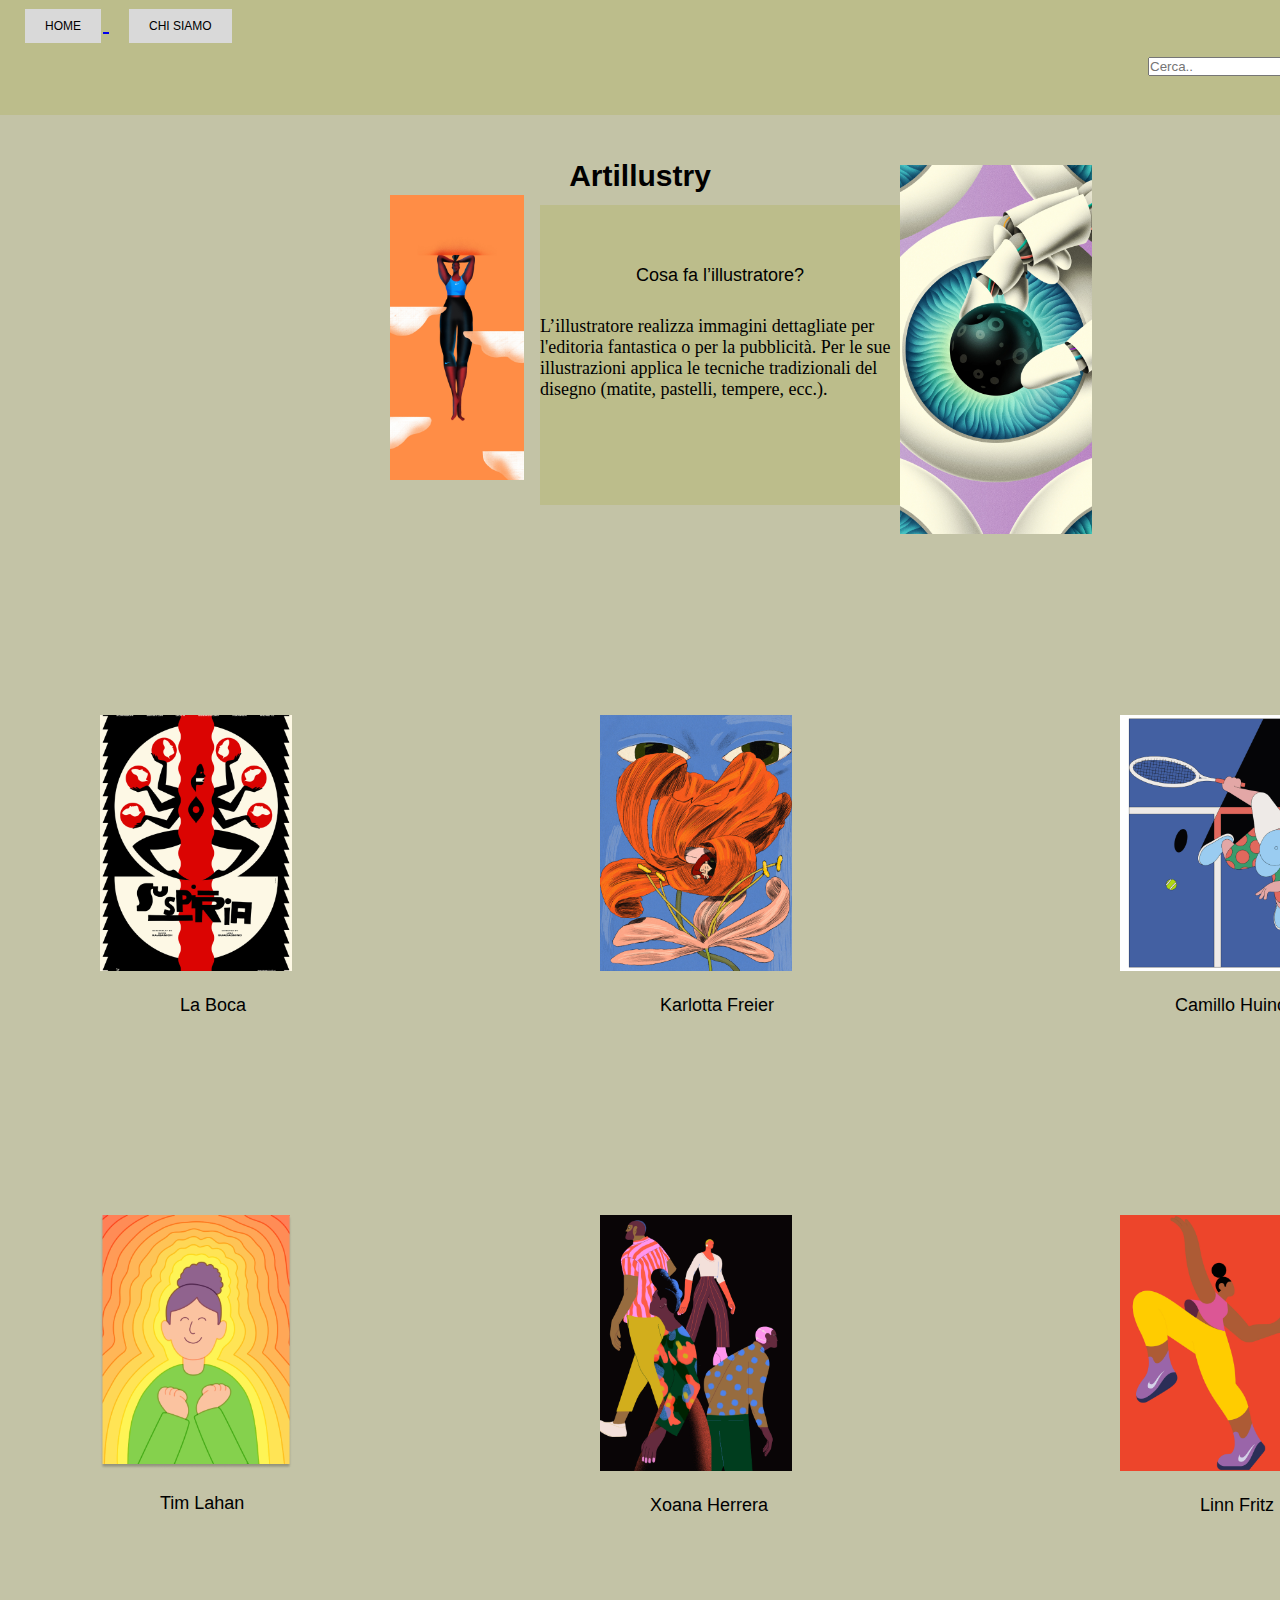
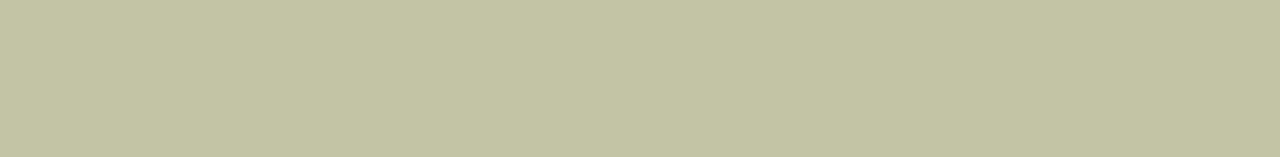
<file: cartella senza titolo/index.html>
<!DOCTYPE html>
<html>
<head>
    <title>Artillustry</title>
    
</head>
<body>
       
<head>
    <link rel="stylesheet" href="../cartella senza titolo/agenzia.css">
    <div class="banner">
        <h1> <a href="index.html"> <button class="button">HOME</button> </a>
            <a href="chisiamo.html"> <button class="button">CHI SIAMO</button> </a>
      <div class="search-box">
                <input type="text" class="search" placeholder="Cerca..">
      </div>
        </h1>
        <h2>Artillustry</h2>
    </div>   
        <style>
          .button {
         background-color: #D9D9D9;
         color: rgb(0, 0, 0);
         padding: 10px 20px;
         border: none;
         text-align: center;
         text-decoration: none;
         display: inline-block;
         font-size: 12px;
         margin: 4px 2px;
         cursor: pointer;
         margin-left: 20px;
          }
        </style>
<body>
</head>
  
    <div class="sinistra">
        <img src="immagini/Xoana Herrera/AP_Xoana_Herrera_Nike_2x-scaled.png" width="10.5%">
    </div>
    <div class="destra">
        <img src="immagini/La boca/AP_La_Boca_STLYIST_B_2x.png" width="15%">
    </div>
  </body>
  <div class="colored-box">
    <p class="text1" width="50%">Cosa fa l’illustratore?</p> 
    <p class="text2">L’illustratore realizza immagini 
        dettagliate per l'editoria fantastica
        o per la pubblicità.
        Per le sue illustrazioni applica le 
        tecniche tradizionali del disegno 
        (matite, pastelli, tempere, ecc.).</p>
  </div>
  <div class="bocain">
   <a href="laboca.html"> <img src="immagini/La boca/AP_La_Boca_Suspiria_STYLE_B_2x-scaled.png" width="15%"> </a> 
    <p class="labocain"> La Boca </p>
</div>
<div class="karlottain">
    <a href="karlotta.html"> <img src="immagini/karlotta.png" width="15%"> </a>
    <p class="karlottafrein"> Karlotta Freier</p>
</div>
<div class="camilloin">
    <a href="camillo.html"> <img src="immagini/camillo.png" width="15%"> </a>
    <p class="camillohuincain"> Camillo Huinca</p>
</div>
<div class="timin">
    <a href="tim.html"> <img src="immagini/tim.png" width="15%"> </a>
    <p class="timlahanin"> Tim Lahan</p>
</div>
<div class="xoanain">
    <a href="xoana.html"> <img src="immagini/xoana.png" width="15%"> </a>
    <p class="xoanaherrerain"> Xoana Herrera</p>
</div>
<div class="linnin">
    <a href="linn.html"> <img src="immagini/linn.png" width="15%"> </a>
    <p class="linnfritzin"> Linn Fritz</p>
</div>
<div class="frecciadx">
    <a href="laboca.html"> <img src="immagini/immhomefrecce/destra.png" width="3%"> </a>
</div>

</body>
</html>
</file>
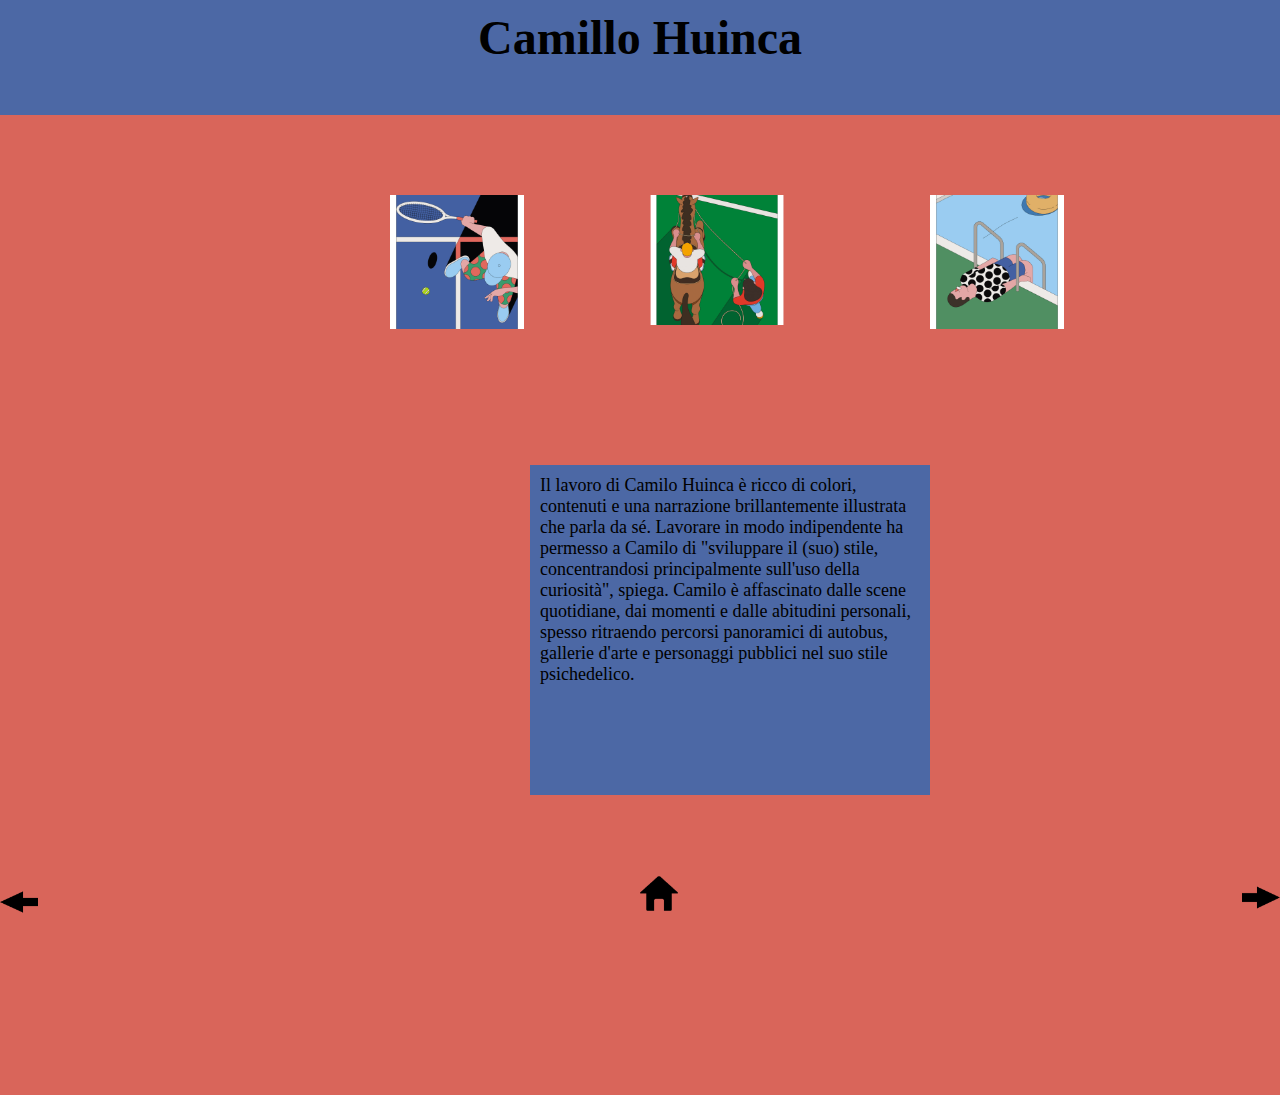
<file: cartella senza titolo/camillo.html>
<!DOCTYPE html>
<html>
<head>
    <title>Camillo Huinca</title>
</head>
<body class="body4">
    <link rel="stylesheet" href="../cartella senza titolo/agenzia.css">
    <div class="bannercamillo"> 
    <h1>Camillo Huinca</h1>
    </div>
    <div class="sinistracamillo">
        <img src="immagini/Camilo Huinca/AP_Camilo_Huinca_Match-Point_2x-scaled.png" width="10.5%">
    </div>
    <div class="centrocamillo">
        <img src="immagini/Camilo Huinca/AP_Camilo_Huinca_THE-NEW-YORKER_2x-scaled.png" width="10.5%">
    </div>
    <div class="destracamillo">
        <img src="immagini/Camilo Huinca/AP_Camilo_Huinca_Tired-Swimmer_2x-scaled.png" width="10.5%">
    </div>
    <div class="colored-boxcamillo">
        <p class="text5">Il lavoro di Camilo Huinca è ricco di colori, contenuti e una narrazione brillantemente illustrata che parla da sé. Lavorare in modo indipendente ha permesso a Camilo di "sviluppare il (suo) stile, concentrandosi principalmente sull'uso della curiosità", spiega. Camilo è affascinato dalle scene quotidiane, dai momenti e dalle abitudini personali, spesso ritraendo percorsi panoramici di autobus, gallerie d'arte e personaggi pubblici nel suo stile psichedelico.</p>
      </div>
      <div class="imagesixcamillo">
        <a href="chisiamo.html"> <img src="immagini/immhomefrecce/sinistra.png" alt="Image 1" width="3%" height="3%"> </a>
      </div>
        <div class="imagehomecamillo"> 
        <a href="index.html"> <img src="immagini/immhomefrecce/home.png" alt="Image 2" width="3%" height="3%"> </a>
        </div>
        <div class="imagedxcamillo">
        <a href="tim.html"> <img src="immagini/immhomefrecce/destra.png" alt="Image 3" width="3%" height="3%" > </a>
      </div>
</body>
</html>
</file>
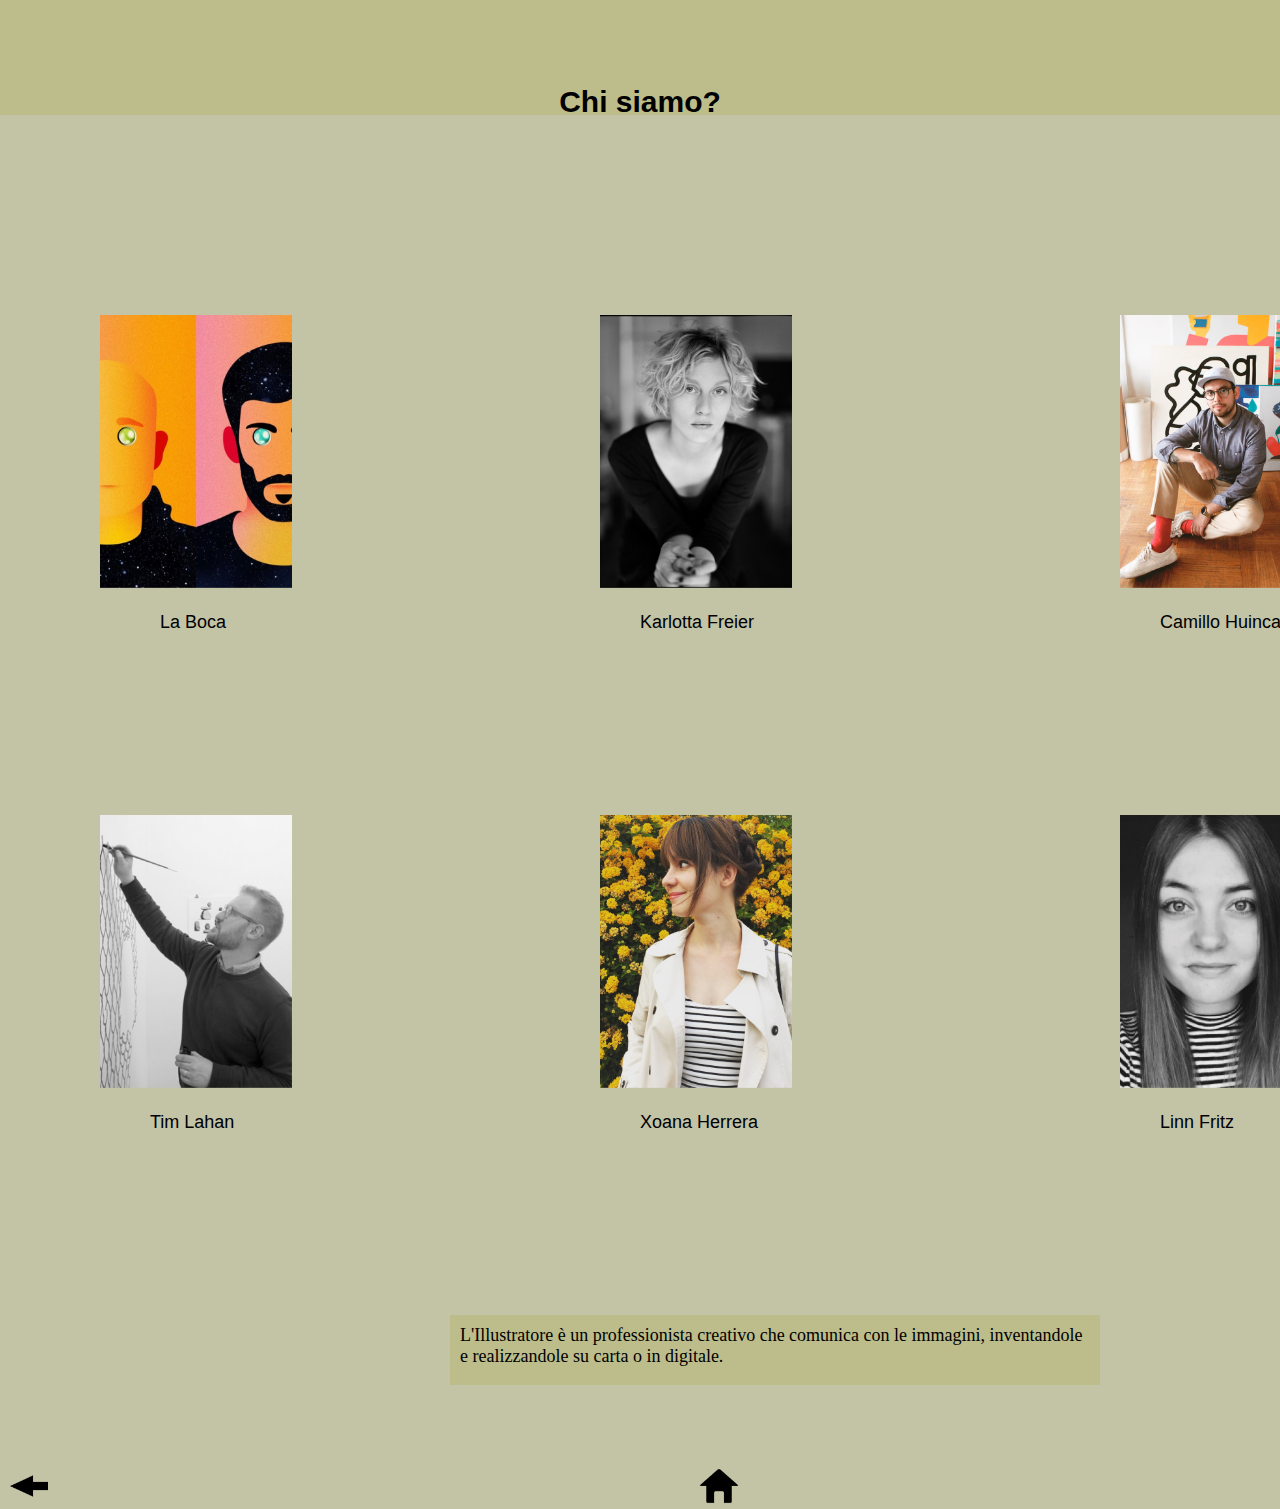
<file: cartella senza titolo/chisiamo.html>
<!DOCTYPE html>
<html>
<head>
    <title>Chi siamo</title>
</head>
<body class="body8">
    <link rel="stylesheet" href="../cartella senza titolo/agenzia.css">
    <div class="banner">
        <h2>Chi siamo?</h2>
      </div>      
    <body>
  <div class="colored-boxchisiamo">
    <p class="textchisiamo">L'Illustratore è un professionista creativo che comunica con le immagini, 
        inventandole e realizzandole su carta o in digitale.</p> 
  </div>
  <div class="boca">
    <a href="laboca.html"> <img src="immagini/illustatori/boca.png" width="15%"> </a>
    <p class="laboca"> La Boca </p>
</div>
<div class="karlotta">
    <a href="karlotta.html"> <img src="immagini/illustatori/karlotta.png" width="15%"> </a>
    <p class="karlottafre"> Karlotta Freier</p>
</div>
<div class="camillo">
    <a href="camillo.html"> <img src="immagini/illustatori/camillo.png" width="15%"> </a>
    <p class="camillohuinca"> Camillo Huinca</p>
</div>
<div class="tim">
    <a href="tim.html"> <img src="immagini/illustatori/tim.png" width="15%"> </a>
    <p class="timlahan"> Tim Lahan</p>
</div>
<div class="xoana">
    <a href="xoana.html"> <img src="immagini/illustatori/xoana.png" width="15%"> </a>
    <p class="xoanaherrera"> Xoana Herrera</p>
</div>
<div class="linn">
    <a href="linn.html"> <img src="immagini/illustatori/linn.png" width="15%"> </a>
    <p class="linnfritz"> Linn Fritz</p>
</div>
<div class="immfrecciasx">
    <a href="linn.html"> <img src="immagini/immhomefrecce/sinistra.png" width="3%"> </a>
</div>
<div class="immhome">
    <a href="index.html"> <img src="immagini/immhomefrecce/home.png" width="3%"> </a>
</div>
</body>
</html>
</file>
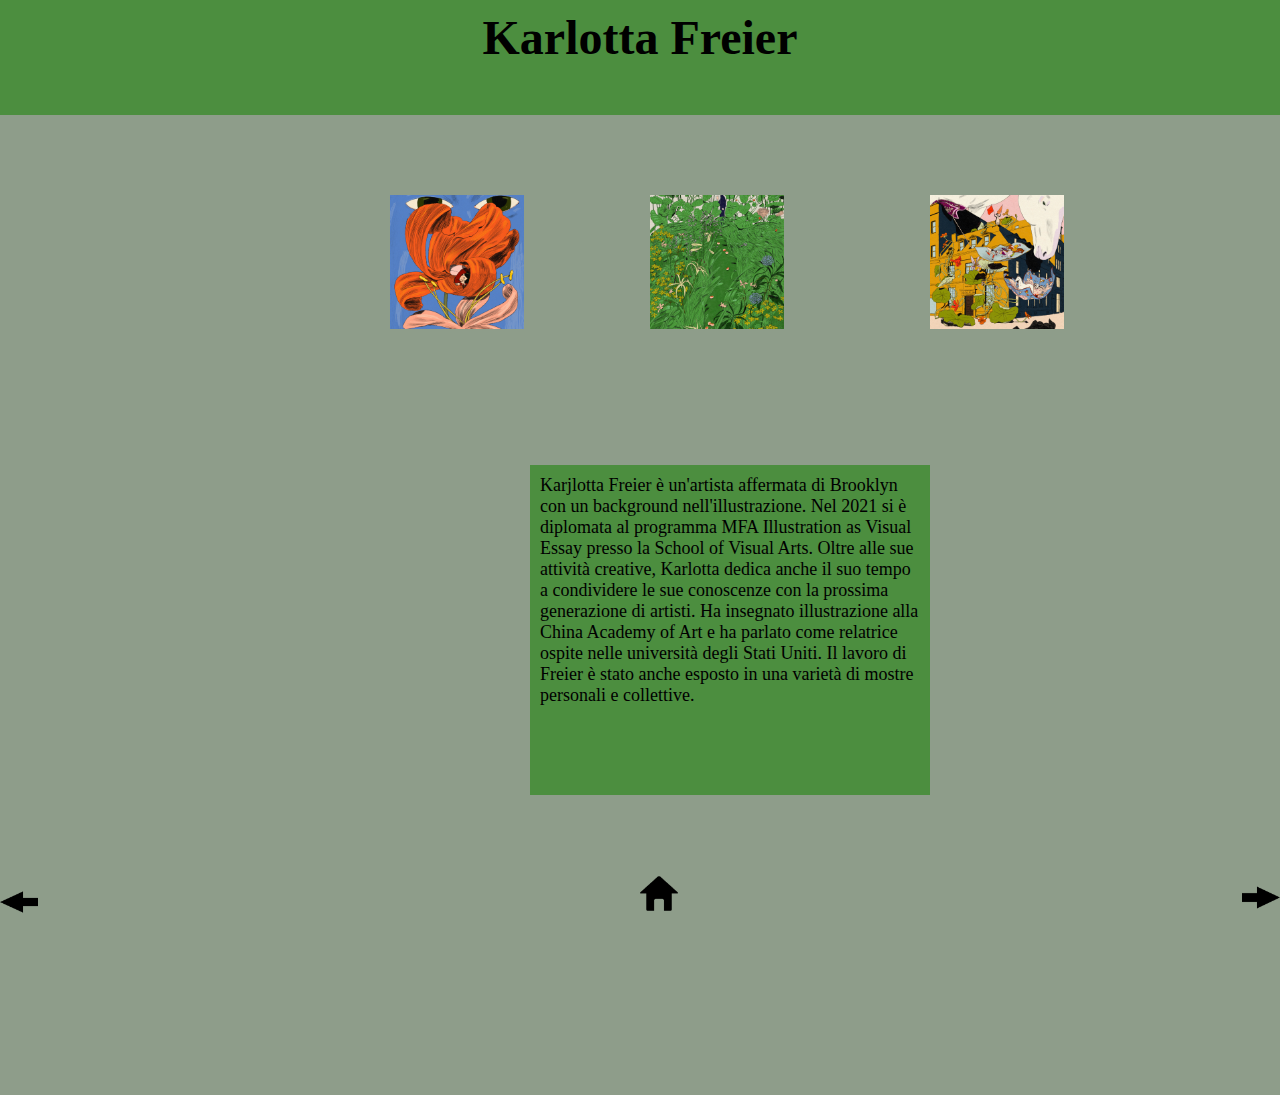
<file: cartella senza titolo/karlotta.html>
<!DOCTYPE html>
<html>
<head>
    <title>Karlotta Freier</title>
</head>
<body class="body3">
    <link rel="stylesheet" href="../cartella senza titolo/agenzia.css">
    <div class="bannerkarlotta"> 
    <h1>Karlotta Freier</h1>
    </div>
    <div class="sinistrakarlotta">
        <img src="immagini/Karlotta/AP_Karlotta_Freier_brigitte2_2x.png" width="10.5%">
    </div>
    <div class="centrokarlotta">
        <img src="immagini/Karlotta/AP_Karlotta_Freier_debutea2_2x-scaled.png" width="10.5%">
    </div>
    <div class="destrakarlotta">
        <img src="immagini/Karlotta/AP_Karlotta_Freier_hermes-color_2x.png" width="10.5%">
    </div>
    <div class="colored-boxkarlotta">
        <p class="text4">Karjlotta Freier è un'artista affermata di Brooklyn con un background nell'illustrazione. Nel 2021 si è diplomata al programma MFA Illustration as Visual Essay presso la School of Visual Arts. Oltre alle sue attività creative, Karlotta dedica anche il suo tempo a condividere le sue conoscenze con la prossima generazione di artisti. Ha insegnato illustrazione alla China Academy of Art e ha parlato come relatrice ospite nelle università degli Stati Uniti. Il lavoro di Freier è stato anche esposto in una varietà di mostre personali e collettive.</p>
      </div>
      <div class="imagesixkarlotta">
        <a href="chisiamo.html"> <img src="immagini/immhomefrecce/sinistra.png" alt="Image 1" width="3%" height="3%"></a>
      </div>
        <div class="imagehomekarlotta">  
        <a href="index.html"> <img src="immagini/immhomefrecce/home.png" alt="Image 2" width="3%" height="3%"> </a>
        </div>
      <div class="imagedxkarlotta">
        <a href="camillo.html"> <img src="immagini/immhomefrecce/destra.png" alt="Image 3" width="3%" height="3%" > </a>
      </div>
</body>
</html>
</file>
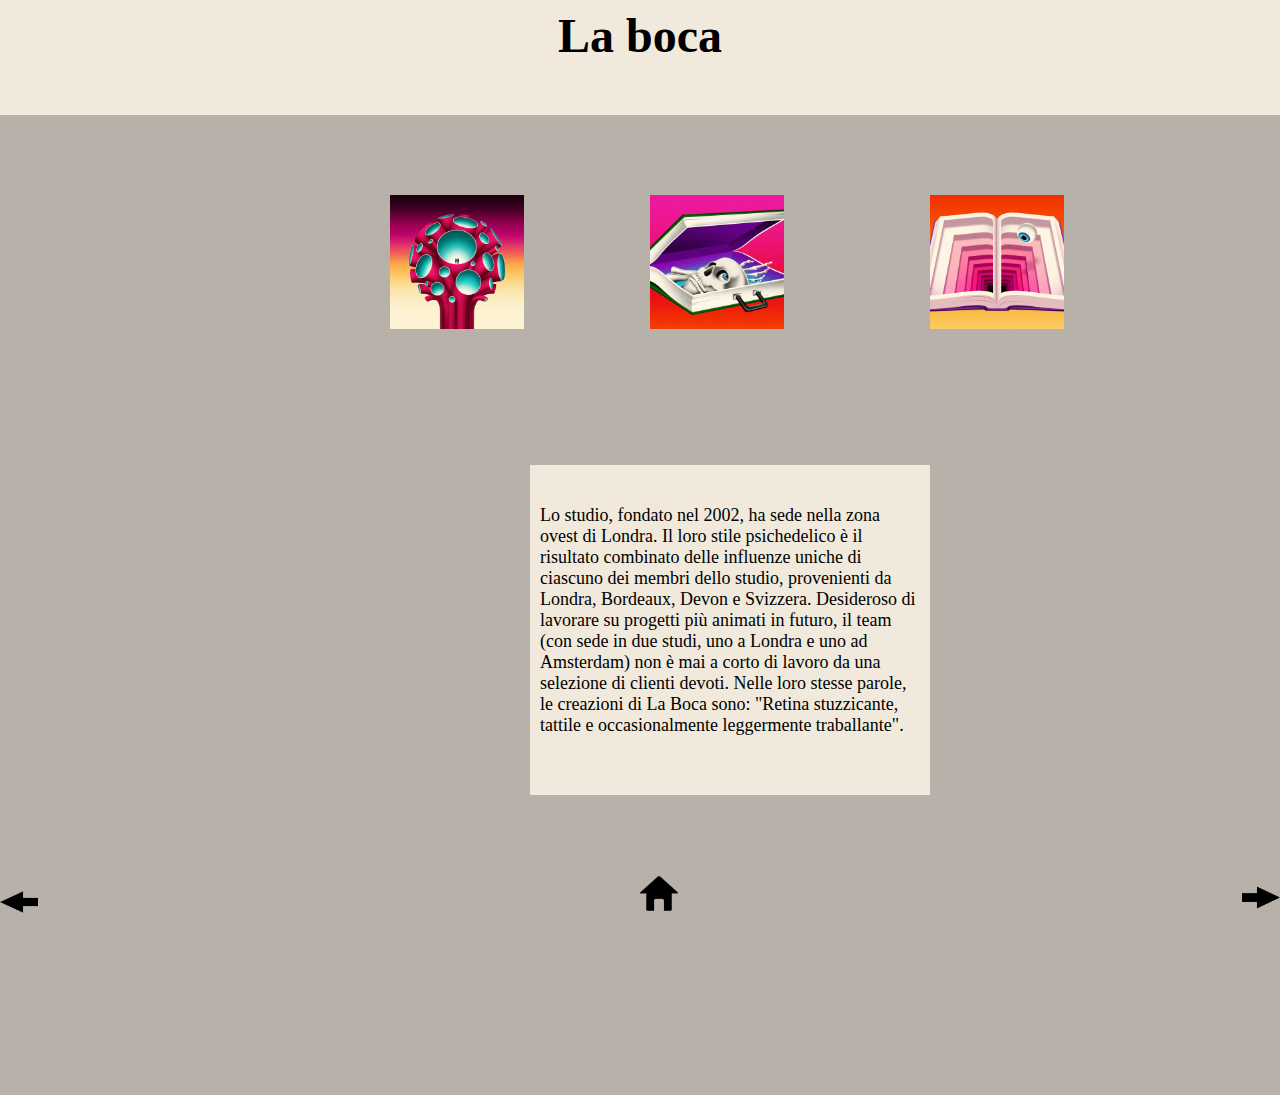
<file: cartella senza titolo/laboca.html>
<!DOCTYPE html>
<html>
<head>
    <title>La Boca</title>
</head>
<body class="body2">
    <link rel="stylesheet" href="../cartella senza titolo/agenzia.css">
    <div class="bannerboca"> 
    <h1>La boca</h1>
    </div>
    <div class="sinistraboca">
        <img src="immagini/La boca/AP_La_Boca_DNA_main_2x.png" width="10.5%">
    </div>
    <div class="centroboca">
        <img src="immagini/La boca/AP_La_Boca_NYT_THRILLER_2x.png" width="10.5%">
    </div>
    <div class="destraboca">
        <img src="immagini/La boca/AP_La_Boca_NYT_CRIME_2x.png" width="10.5%">
    </div>
    <div class="colored-boxboca">
        <p class="text2">Lo studio, fondato nel 2002, ha sede nella zona ovest di Londra. Il loro stile psichedelico è il risultato combinato delle influenze uniche di ciascuno dei membri dello studio, provenienti da Londra, Bordeaux, Devon e Svizzera. Desideroso di lavorare su progetti più animati in futuro, il team (con sede in due studi, uno a Londra e uno ad Amsterdam) non è mai a corto di lavoro da una selezione di clienti devoti. Nelle loro stesse parole, le creazioni di La Boca sono: "Retina stuzzicante, tattile e occasionalmente leggermente traballante".</p>
    </div>
    <div class="imagesixboca">
        <a href="chisiamo.html"> <img src="immagini/immhomefrecce/sinistra.png" alt="Image 1" width="3%" height="3%"> </a>
    </div>
    <div class="imagehomeboca">
        <a href="index.html"> <img src="immagini/immhomefrecce/home.png" alt="Image 2" width="3%" height="3%"> </a>
    </div>
       <div class="imagedxboca">
        <a href="karlotta.html"> <img src="immagini/immhomefrecce/destra.png" alt="Image 3" width="3%" height="3%" > </a>
      </div>
</body>
</html>
</file>
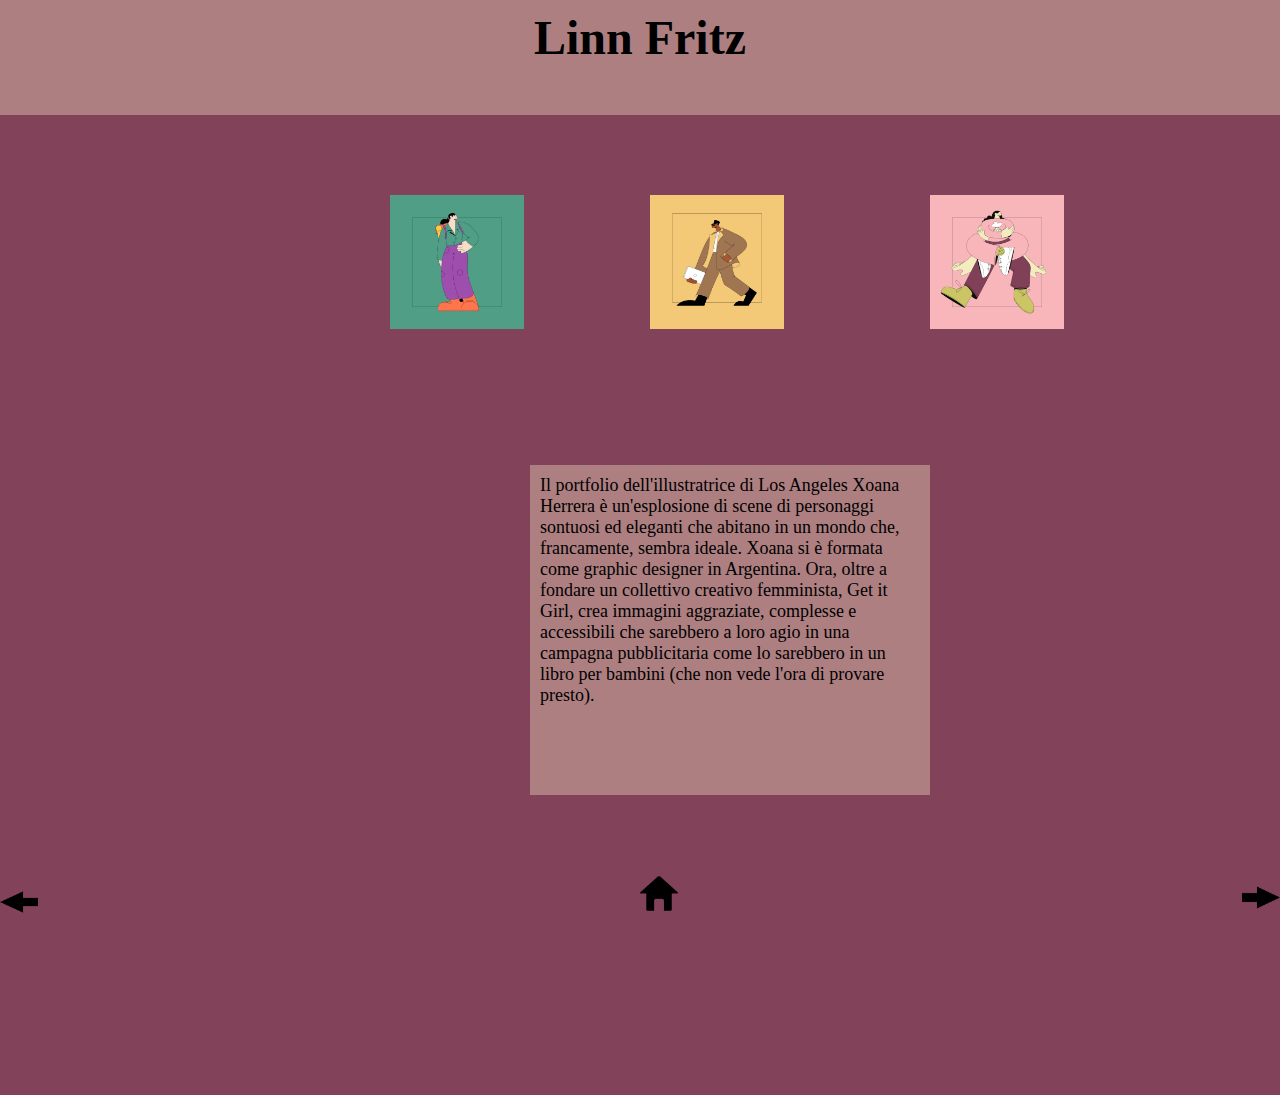
<file: cartella senza titolo/linn.html>
<!DOCTYPE html>
<html>
<head>
    <title>Linn Fritz</title>
</head>
<body class="body7">
    <link rel="stylesheet" href="../cartella senza titolo/agenzia.css">
    <div class="bannerlinn"> 
    <h1>Linn Fritz</h1>
    </div>
    <div class="sinistralinn">
        <img src="immagini/Linn Fritz/AP_Linn_Fritz_HIKEGREEN_2x.png" width="10.5%">
    </div>
    <div class="centrolinn">
        <img src="immagini/Linn Fritz/AP_Linn_Fritz_Dude_2x.png" width="10.5%">
    </div>
    <div class="destralinn">
        <img src="immagini/Linn Fritz/AP_Linn_Fritz_HUG_2x.png" width="10.5%">
    </div>
    <div class="colored-boxlinn">
        <p class="text7">Il portfolio dell'illustratrice di Los Angeles Xoana Herrera è un'esplosione di scene di personaggi sontuosi ed eleganti che abitano in un mondo che, francamente, sembra ideale. Xoana si è formata come graphic designer in Argentina. 
            Ora, oltre a fondare un collettivo creativo femminista, Get it Girl, crea immagini aggraziate, complesse e accessibili che sarebbero a loro agio in una campagna pubblicitaria come lo sarebbero in un libro per bambini (che non vede l'ora di provare presto). </p>
      </div>
      <div class="imagesixlinn"> 
        <a href="chisiamo.html">  <img src="immagini/immhomefrecce/sinistra.png" alt="Image 1" width="3%" height="3%"> </a>
      </div>
       <div class="imagehomelinn">
        <a href="index.html"> <img src="immagini/immhomefrecce/home.png" alt="Image 2" width="3%" height="3%"> </a>
       </div>
        <div class="imagedxlinn">
        <a href="chisiamo.html"> <img src="immagini/immhomefrecce/destra.png" alt="Image 3" width="3%" height="3%" > </a>
      </div>
</body>
</html>
</file>
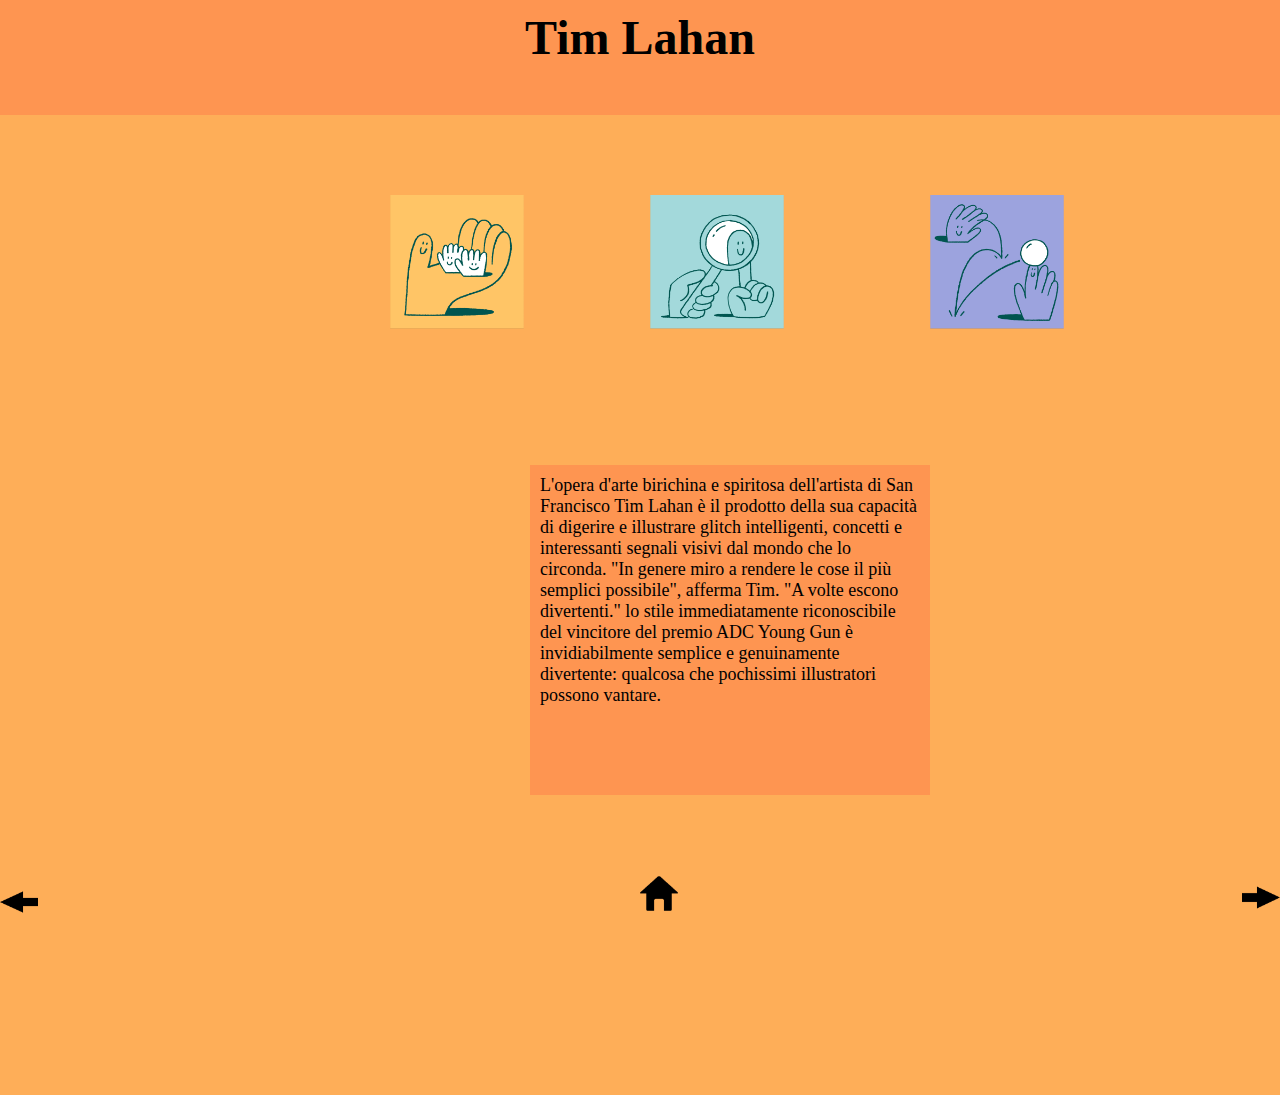
<file: cartella senza titolo/tim.html>
<!DOCTYPE html>
<html>
<head>
    <title>Tim Lahan</title>
</head>
<body class="body5">
    <link rel="stylesheet" href="../cartella senza titolo/agenzia.css">
    <div class="bannertim"> 
    <h1>Tim Lahan</h1>
    </div>
    <div class="sinistratim">
        <img src="immagini/Tim Lahan/AP_Tim_Lahan_ONEMEDICAL_1_2x.png" width="10.5%">
    </div>
    <div class="centrotim">
        <img src="immagini/Tim Lahan/AP_Tim_Lahan_ONEMEDICAL_2_2x (1).png" width="10.5%">
    </div>
    <div class="destratim">
        <img src="immagini/Tim Lahan/AP_Tim_Lahan_ONEMEDICAL_3_2x.png" width="10.5%">
    </div>
    <div class="colored-boxtim">
        <p class="text6">L'opera d'arte birichina e spiritosa dell'artista di San Francisco Tim Lahan è il prodotto della sua capacità di digerire e illustrare glitch intelligenti, concetti e interessanti segnali visivi dal mondo che lo circonda.
            "In genere miro a rendere le cose il più semplici possibile", afferma Tim. "A volte escono divertenti." lo stile immediatamente riconoscibile del vincitore del premio ADC Young Gun è invidiabilmente semplice e genuinamente divertente: qualcosa che pochissimi illustratori possono vantare.</p>
      </div>
      <div class="imagesixtim">
        <a href="chisiamo.html"> <img src="immagini/immhomefrecce/sinistra.png" alt="Image 1" width="3%" height="3%"> </a>
      </div>
      <div class="imagehometim">
        <a href="index.html"> <img src="immagini/immhomefrecce/home.png" alt="Image 2" width="3%" height="3%"> </a>
      </div>
      <div class="imagedxtim">
       <a href="xoana.html"> <img src="immagini/immhomefrecce/destra.png" alt="Image 3" width="3%" height="3%" > </a> 
      </div>
</body>
</html>
</file>
<file: cartella senza titolo/agenzia.css>
body{
    margin: 0;
    background-color: #c3c3a6;
    font font-family: sans-serif;
}
header{
    background-color: rgb(195, 195, 117);
    height: 50px;
}
.banner {
  background-color:  #BCBD8B;
  padding: 5px;
  text-align: left;
  height: 80px;
}

.banner h1 {
  color: white;
  font-size: 24px;
}
.banner h2{
    text-align: center;
    font-family: Impact, Haettenschweiler, 'Arial Narrow Bold', sans-serif;
    font-size: 30px;
}
.search-box{
  font-family: "Font", -apple-system, BlinkMacSystemFont, "Segoe UI", Roboto, Helvetica, Arial, sans-serif;
  color: #222;
  height: 30px;
  top: 5%;
  margin-top: 2px;
  margin-left: 90%;
  display: inline-block;
  border-radius: 60%;
}

.button {
    background-color: #D9D9D9;
    color: rgb(0, 0, 0);
    padding: 10px 20px;
    border: none;
    text-align: center;
    text-decoration: none;
    display: inline-block;
    font-size: 16px;
    margin: 4px 2px;
    cursor: pointer;
  }

  .sinistra {
    display: block;
    height: 100%;
    margin-right: auto;
    position: absolute;
    margin-left: 390px;
    margin-top: 80px;
    width: 100%;
  }
  .destra{
    display: block;
    height: auto;
    position: absolute;
    margin-right: auto;
    margin-left: 900px;
    margin-top: 50px;
    width: 100%;
}
  .colored-box {
    position: absolute;
    display: block;
    width: 360px;
    height: 300px;
    background-color: #BCBD8B;
    color: rgb(0, 0, 0);
    text-align: left;
    margin-top: 90px;
    margin-left: 540px;
  }
  .text1 {
    font-size: 18px;
    margin-top: 60px;
    text-align: center;
    font-family: Impact, Haettenschweiler, 'Arial Narrow Bold', sans-serif;
  }
  
  .text2 {
    font-size: 18px;
    top: 60%;
    margin-top: 30px;
  }
 .bocain{
    display: block;
    position: absolute;
    margin-right: auto;
    margin-left: 100px;
    margin-top: 600px;
    width: 100%;
 }
 .labocain{
    font-size: 18px;
    top: 60%;
    margin-top: 20px;
    font-family: Impact, Haettenschweiler, 'Arial Narrow Bold', sans-serif;
    margin-left: 80px;
    width: 100%;
 }
 .karlottain{
    display: block;
    position: absolute;
    margin-right: auto;
    margin-left: 600px;
    margin-top: 600px;
    width: 100%;
 }
.karlottafrein{
    font-size: 18px;
    top: 60%;
    margin-top: 20px;
    font-family: Impact, Haettenschweiler, 'Arial Narrow Bold', sans-serif;
    margin-left: 60px;
    width: 100%;
}
.camilloin{
    display: block;
    position: absolute;
    margin-right: auto;
    margin-left: 1120px;
    margin-top: 600px;
    width: 100%;
}
.camillohuincain{
    font-size: 18px;
    top: 60%;
    margin-top: 20px;
    font-family: Impact, Haettenschweiler, 'Arial Narrow Bold', sans-serif;
    margin-left: 55px;
    width: 100%;
}
.timin{
    display: block;
    position: absolute;
    margin-right: auto;
    margin-left: 100px;
    margin-top: 1100px;
    width: 100%;
}
.timlahanin{
    font-size: 18px;
    top: 60%;
    margin-top: 20px;
    font-family: Impact, Haettenschweiler, 'Arial Narrow Bold', sans-serif;
    margin-left: 60px;
    width: 100%;
}
.xoanain{
    display: block;
    position: absolute;
    margin-right: auto;
    margin-left: 600px;
    margin-top: 1100px;
    width: 100%;
}
.xoanaherrerain{
    font-size: 18px;
    top: 60%;
    margin-top: 20px;
    font-family: Impact, Haettenschweiler, 'Arial Narrow Bold', sans-serif;
    margin-left: 50px;
    width: 100%;
}
.linnin{
    display: block;
    position: absolute;
    margin-right: auto;
    margin-left: 1120px;
    margin-top: 1100px;
    width: 100%;
}
.linnfritzin{
    font-size: 18px;
    top: 60%;
    margin-top: 20px;
    font-family: Impact, Haettenschweiler, 'Arial Narrow Bold', sans-serif;
    margin-left: 80px;
    width: 100%;
}
.frecciadx{
  width: 100%;
  margin: 0 10px;
  height: 3%;
  margin-top: 1600px;
  margin-left: 1380px;
  position: absolute;
}
.body2{
    margin: 0;
    background-color: #B7B1AA;
    font font-family: sans-serif;
}
.bannerboca {
    background-color:  #F1EADC;
    padding: 8px;
    text-align: center;
    height: 115px;
    font-size: 24px;
  }
  .sinistraboca{
    display: block;
    height: 100%;
    margin-right: auto;
    position: absolute;
    width: 100%;
    margin-left: 390px;
    margin-top: 80px;
  }
  .centroboca{
    display: block;
    height: 100%;
    margin-right: auto;
    position: absolute;
    width: 100%;
    margin-left: 650px;
    margin-top: 80px;
  }
  .destraboca{
    display: block;
    height: 100%;
    margin-right: auto;
    position: absolute;
    width: 100%;
    margin-left: 930px;
    margin-top: 80px;
  }
  .colored-boxboca{
    position: absolute;
    display: block;
    background-color: #F1EADC;
    color: rgb(0, 0, 0);
    text-align: left;
    margin-top: 350px;
    margin-left: 530px;
    padding: 10px;
    height: 330px;
    width: 400px;
    font-size: 18px;
  }
 .imagesixboca{
  width: 100%;
  height: 100%;
  margin-top: 60%;
 }
 .imagehomeboca{
  width: 100%;
  height: 100%;
  margin-top: -4%;
  margin-left: 50%;
 }
 .imagedxboca{
  width: 100%;
  height: 100%;
  margin-top: -3%;
  margin-left: 97%;
 }
  .body3{
    margin: 0;
    background-color: #8E9D8A;
    font font-family: sans-serif;
}
.bannerkarlotta {
    background-color:  #4C8E3F;
    padding: 10px;
    text-align: center;
    height: 115px;
    font-size: 24px;
  }
  .sinistrakarlotta{
    display: block;
    height: 100%;
    margin-right: auto;
    position: absolute;
    width: 100%;
    margin-left: 390px;
    margin-top: 80px;
  }
  .centrokarlotta{
    display: block;
    height: 100%;
    margin-right: auto;
    position: absolute;
    width: 100%;
    margin-left: 650px;
    margin-top: 80px;
  }
  .destrakarlotta{
    display: block;
    height: 100%;
    margin-right: auto;
    position: absolute;
    width: 100%;
    margin-left: 930px;
    margin-top: 80px;
  }
  .colored-boxkarlotta {
    position: absolute;
    display: block;
    background-color: #4C8E3F;
    color: rgb(0, 0, 0);
    text-align: left;
    margin-top: 350px;
    margin-left: 530px;
    padding: 10px;
    height: 330px;
    width: 400px;
    font-size: 18px;
  }
  .imagesixkarlotta{
    width: 100%;
    height: 100%;
    margin-top: 60%;
   }
   .imagehomekarlotta{
    width: 100%;
    height: 100%;
    margin-top: -4%;
    margin-left: 50%;
   }
   .imagedxkarlotta{
    width: 100%;
    height: 100%;
    margin-top: -3%;
    margin-left: 97%;
   }
  .body4{
    margin: 0;
    background-color: #D9655A;
    font font-family: sans-serif;
}
.bannercamillo {
    background-color:  #4C68A5;
    padding: 10px;
    text-align: center;
    height: 115px;
    font-size: 24px;
  }
  .sinistracamillo{
    display: block;
    height: 100%;
    margin-right: auto;
    position: absolute;
    width: 100%;
    margin-left: 390px;
    margin-top: 80px;
  }
  .centrocamillo{
    display: block;
    height: 100%;
    margin-right: auto;
    position: absolute;
    width: 100%;
    margin-left: 650px;
    margin-top: 80px;
  }
  .destracamillo{
    display: block;
    height: 100%;
    margin-right: auto;
    position: absolute;
    width: 100%;
    margin-left: 930px;
    margin-top: 80px;
  }
  .colored-boxcamillo {
    position: absolute;
    display: block;
    background-color: #4C68A5;
    color: rgb(0, 0, 0);
    text-align: left;
    margin-top: 350px;
    margin-left: 530px;
    padding: 10px;
    height: 330px;
    width: 400px;
    font-size: 18px;
  }
  .image-containercamillo {
    display: flex;
    justify-content: space-between;
  }
  
  .image-containercamillo img {
    width: 3%;
    margin: 0 10px;
    height: 3%;
    margin-top: 60%;
  } 
  .imagesixcamillo{
    width: 100%;
    height: 100%;
    margin-top: 60%;
   }
   .imagehomecamillo{
    width: 100%;
    height: 100%;
    margin-top: -4%;
    margin-left: 50%;
   }
   .imagedxcamillo{
    width: 100%;
    height: 100%;
    margin-top: -3%;
    margin-left: 97%;
   }
  .body5{
    margin: 0;
    background-color: #FEAE58;
    font font-family: sans-serif;
}
.bannertim {
    background-color:  #FE9551;
    padding: 10px;
    text-align: center;
    height: 115px;
    font-size: 24px;
  }
  .sinistratim{
    display: block;
    height: 100%;
    margin-right: auto;
    position: absolute;
    width: 100%;
    margin-left: 390px;
    margin-top: 80px;
  }
  .centrotim{
    display: block;
    height: 100%;
    margin-right: auto;
    position: absolute;
    width: 100%;
    margin-left: 650px;
    margin-top: 80px;
  }
  .destratim{
    display: block;
    height: 100%;
    margin-right: auto;
    position: absolute;
    width: 100%;
    margin-left: 930px;
    margin-top: 80px;
  }
  .colored-boxtim {
    position: absolute;
    display: block;
    background-color: #FE9551;
    color: rgb(0, 0, 0);
    text-align: left;
    margin-top: 350px;
    margin-left: 530px;
    padding: 10px;
    height: 330px;
    width: 400px;
    font-size: 18px;
  }
  .image-containertim {
    display: flex;
    justify-content: space-between;
  }
  
  .image-containertim img {
    width: 3%;
    margin: 0 10px;
    height: 3%;
    margin-top: 60%;
  }
  .imagesixtim{
    width: 100%;
    height: 100%;
    margin-top: 60%;
   }
   .imagehometim{
    width: 100%;
    height: 100%;
    margin-top: -4%;
    margin-left: 50%;
   }
   .imagedxtim{
    width: 100%;
    height: 100%;
    margin-top: -3%;
    margin-left: 97%;
   }
  .body6{
    margin: 0;
    background-color: #E6CF89;
    font font-family: sans-serif;
}
.bannerxoana {
    background-color:  #C0B8A3;
    padding: 10px;
    text-align: center;
    height: 115px;
    font-size: 24px;
  }
  .sinistraxoana{
    display: block;
    height: 100%;
    margin-right: auto;
    position: absolute;
    width: 100%;
    margin-left: 390px;
    margin-top: 80px;
  }
  .centroxoana{
    display: block;
    height: 100%;
    margin-right: auto;
    position: absolute;
    width: 100%;
    margin-left: 650px;
    margin-top: 80px;
  }
  .destraxoana{
    display: block;
    height: 100%;
    margin-right: auto;
    position: absolute;
    width: 100%;
    margin-left: 930px;
    margin-top: 80px;
  }
  .colored-boxxoana {
    position: absolute;
    display: block;
    background-color: #C0B8A3;
    color: rgb(0, 0, 0);
    text-align: left;
    margin-top: 350px;
    margin-left: 530px;
    padding: 10px;
    height: 330px;
    width: 400px;
    font-size: 18px;
  }
  .image-containerxoana {
    display: flex;
    justify-content: space-between;
  }
  
  .image-containerxoana img {
    width: 3%;
    margin: 0 10px;
    height: 3%;
    margin-top: 60%;
  }
  .imagesixxoana{
    width: 100%;
    height: 100%;
    margin-top: 60%;
   }
   .imagehomexoana{
    width: 100%;
    height: 100%;
    margin-top: -4%;
    margin-left: 50%;
   }
   .imagedxxoana{
    width: 100%;
    height: 100%;
    margin-top: -3%;
    margin-left: 97%;
   }
  .body7{
    margin: 0;
    background-color: #82425A;
    font font-family: sans-serif;
}
.bannerlinn {
    background-color:  #AD7F81;
    padding: 10px;
    text-align: center;
    height: 115px;
    font-size: 24px;
  }
  .sinistralinn{
    display: block;
    height: 100%;
    margin-right: auto;
    position: absolute;
    width: 100%;
    margin-left: 390px;
    margin-top: 80px;
  }
  .centrolinn{
    display: block;
    height: 100%;
    margin-right: auto;
    position: absolute;
    width: 100%;
    margin-left: 650px;
    margin-top: 80px;
  }
  .destralinn{
    display: block;
    height: 100%;
    margin-right: auto;
    position: absolute;
    width: 100%;
    margin-left: 930px;
    margin-top: 80px;
  }
  .colored-boxlinn {
    position: absolute;
    display: block;
    background-color: #AD7F81;
    color: rgb(0, 0, 0);
    text-align: left;
    margin-top: 350px;
    margin-left: 530px;
    padding: 10px;
    height: 330px;
    width: 400px;
    font-size: 18px;
  }
  .image-containerlinn {
    display: flex;
    justify-content: space-between;
  }
  
  .image-containerlinn img {
    width: 3%;
    margin: 0 10px;
    height: 3%;
    margin-top: 60%;
  }
  .imagesixlinn{
    width: 100%;
    height: 100%;
    margin-top: 60%;
   }
   .imagehomelinn{
    width: 100%;
    height: 100%;
    margin-top: -4%;
    margin-left: 50%;
   }
   .imagedxlinn{
    width: 100%;
    height: 100%;
    margin-top: -3%;
    margin-left: 97%;
   }
.body8{
    margin: 0;
    background-color: #c3c3a6;
    font font-family: sans-serif;
}

.banner {
  background-color:  #BCBD8B;
  padding: 5px;
  text-align: left;
  height: 115px;
}

.banner h1 {
  color: white;
  font-size: 24px;
}
.banner h2{
  margin-top: 80px;
    text-align: center;
    font-family: Impact, Haettenschweiler, 'Arial Narrow Bold', sans-serif;
    font-size: 30px;
}
.colored-boxchisiamo {
  position: absolute;
  display: block;
  background-color: #BCBD8B;
  color: rgb(0, 0, 0);
  text-align: left;
  margin-top: 1200px;
  margin-left: 450px;
  padding: 10px;
  height: 70px;
  width: 650px;
  font-size: 18px;
}
 .boca{
    display: block;
    position: absolute;
    margin-right: auto;
    margin-left: 100px;
    margin-top: 200px;
    width: 100%;
 }
 .laboca{
    font-size: 18px;
    top: 60%;
    margin-top: 20px;
    font-family: Impact, Haettenschweiler, 'Arial Narrow Bold', sans-serif;
    margin-left: 60px;
    width: 100%;
 }
 .karlotta{
    display: block;
    position: absolute;
    margin-right: auto;
    margin-left: 600px;
    margin-top: 200px;
    width: 100%;
 }
.karlottafre{
    font-size: 18px;
    top: 60%;
    margin-top: 20px;
    font-family: Impact, Haettenschweiler, 'Arial Narrow Bold', sans-serif;
    margin-left: 40px;
    width: 100%;
}
.camillo{
    display: block;
    position: absolute;
    margin-right: auto;
    margin-left: 1120px;
    margin-top: 200px;
    width: 100%;
}
.camillohuinca{
    font-size: 18px;
    top: 60%;
    margin-top: 20px;
    font-family: Impact, Haettenschweiler, 'Arial Narrow Bold', sans-serif;
    margin-left: 40px;
    width: 100%;
}
.tim{
    display: block;
    position: absolute;
    margin-right: auto;
    margin-left: 100px;
    margin-top: 700px;
    width: 100%;
}
.timlahan{
    font-size: 18px;
    top: 60%;
    margin-top: 20px;
    font-family: Impact, Haettenschweiler, 'Arial Narrow Bold', sans-serif;
    margin-left: 50px;
    width: 100%;
}
.xoana{
    display: block;
    position: absolute;
    margin-right: auto;
    margin-left: 600px;
    margin-top: 700px;
    width: 100%;
}
.xoanaherrera{
    font-size: 18px;
    top: 60%;
    margin-top: 20px;
    font-family: Impact, Haettenschweiler, 'Arial Narrow Bold', sans-serif;
    margin-left: 40px;
    width: 100%;
}
.linn{
    display: block;
    position: absolute;
    margin-right: auto;
    margin-left: 1120px;
    margin-top: 700px;
    width: 100%;
}
.linnfritz{
    font-size: 18px;
    top: 60%;
    margin-top: 20px;
    font-family: Impact, Haettenschweiler, 'Arial Narrow Bold', sans-serif;
    margin-left: 40px;
    width: 100%;
}
*{
  margin:0;
  padding: 0;
  box-sizing: border-box;
}
.immfrecciasx{
  width: 100%;
  margin: 0 10px;
  height: 3%;
  margin-top: 1352px;
  position: absolute;
}
.immhome{
  width: 100%;
  margin: 0 10px;
  height: 3%;
  margin-left: 700px;
  position: absolute;
  margin-top: 1352px;
}
</file>
